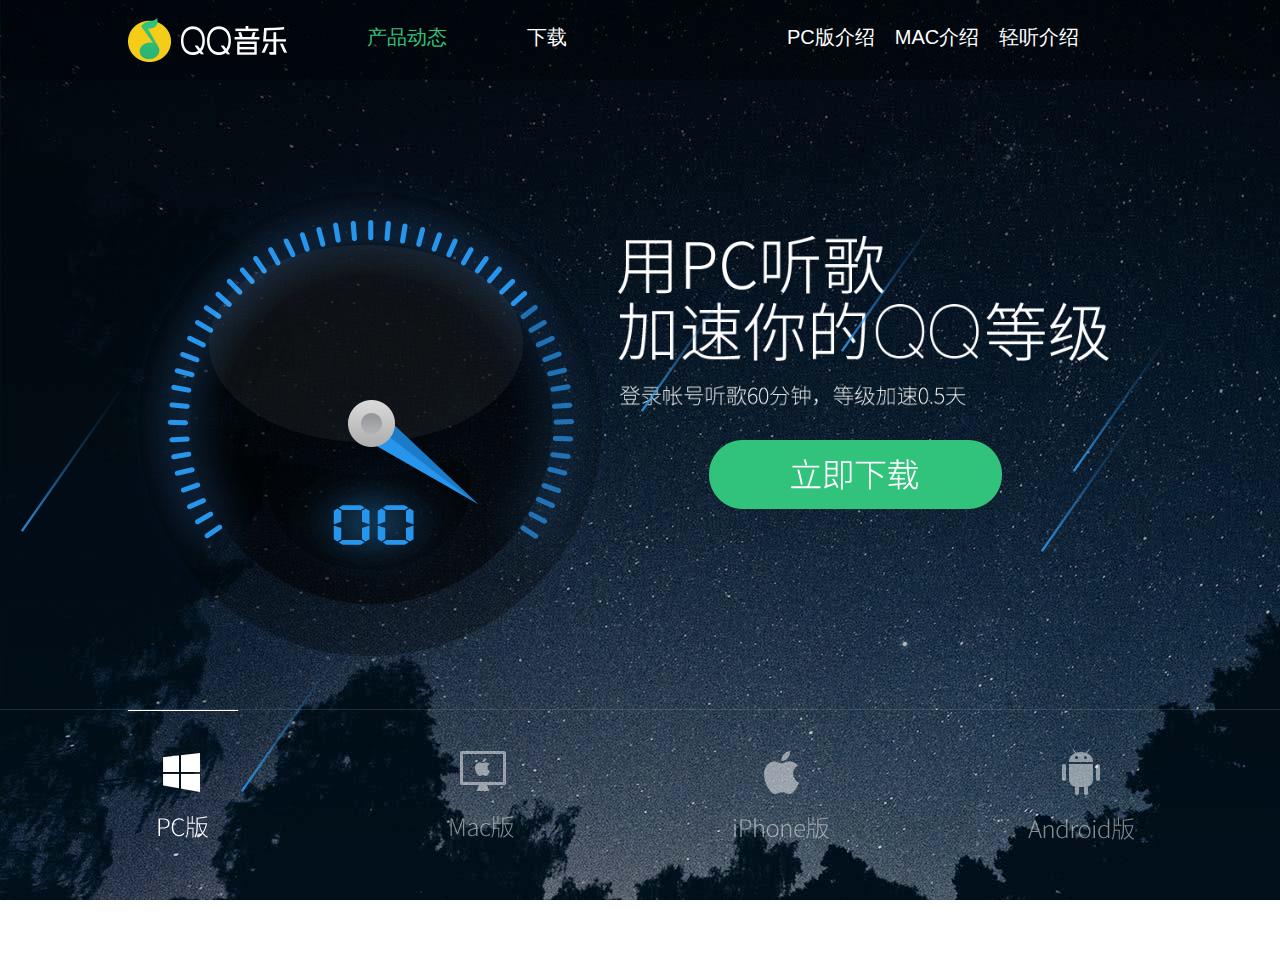
<file: download.html>
<!-- FD:83:homeproxy/home/startup.vm:START --><!-- FD:83:homeproxy/home/startup.vm:634:startup.schema:startup-头部页面描述:START --><!DOCTYPE html>
<html lang="en">
<head>
    <meta charset="UTF-8">
    <meta http-equiv="X-UA-Compatible" content="IE=edge" />
    <meta name="baidu-site-verification" content="OyUb4RVdSe" />
    <meta name="renderer" content="webkit" />
    <title>QQ音乐下载页</title>
 	<link rel="icon" href="img/logo/favicon-20180629082227958.ico" type="image/x-icon">
	<link rel="stylesheet" href="css/down.css">
	<link rel="stylesheet" href="css/base.css">
</head>
<body>
    <div id="star">
        <div class="star star1"></div>
        <div class="star star2"></div>
        <div class="star star3"></div>
        <div class="star star4"></div>
        <div class="star star5"></div>
        <div class="star star6"></div>
    </div>
    <div id="nav">
        <div class="nav_body">
            <ul>
                <li><div id="nav_logo"></div></li>
                <li class="nav_product nav_active">产品动态</li>
                <li  class="nav_down">下载</li>
                <li  class="nav_int">PC版介绍</li>
                <li  class="nav_int">MAC介绍</li>
                <li  class="nav_int">轻听介绍</li>
            </ul>
        </div>
    </div>
    <div id="bj">
        <div class="bj_pc"></div>
        <div class="bj_mac box_hidden"></div>
        <div class="bj_iphone box_hidden"></div>
        <div class="bj_android box_hidden"></div>
    </div>
    <div class="bj_mask"></div>
    <div class="container">
        <div class="con_box1 con_box">
            <div class="watch">
                <div class="watch_hand"></div>
                <div class="watch_num1"></div>
                <div class="watch_num2"></div>
            </div>
            <div class="con_title title1">    
            </div>
            <a href="#" class="con_load"></a>
        </div>
        <div class="con_box box_hidden con_box2">
            <div class="con_title title2"> </div>
            <a href="#" class="con_load"></a>
        </div>
        <div class="con_box box_hidden con_box3">
            <div class="con_title title3"> </div>
            <a href="#" class="con_load"></a>
        </div>
        <div class="con_box box_hidden con_box4">
            <div class="con_title title4"> </div>
            <a href="#" class="con_load"></a>
        </div>
    </div>
    <div id="footer">
        <div class="footer_hr"></div>
        <ul class="foot_list">
            <li class="footer_pc footer_hover"></li>
            <li class="footer_mac"></li>
            <li class="footer_iphone"></li>
            <li class="footer_android"></li>
        </ul>
    </div>
    <script src="js/jquery-1.11.3.js"></script>
    <script src="js/down.js"></script>
</body>
</html><!-- FD:83:homeproxy/home/startup.vm:634:startup.schema:startup-头部页面描述:END --><!-- FD:83:homeproxy/home/startup.vm:END -->
</file>
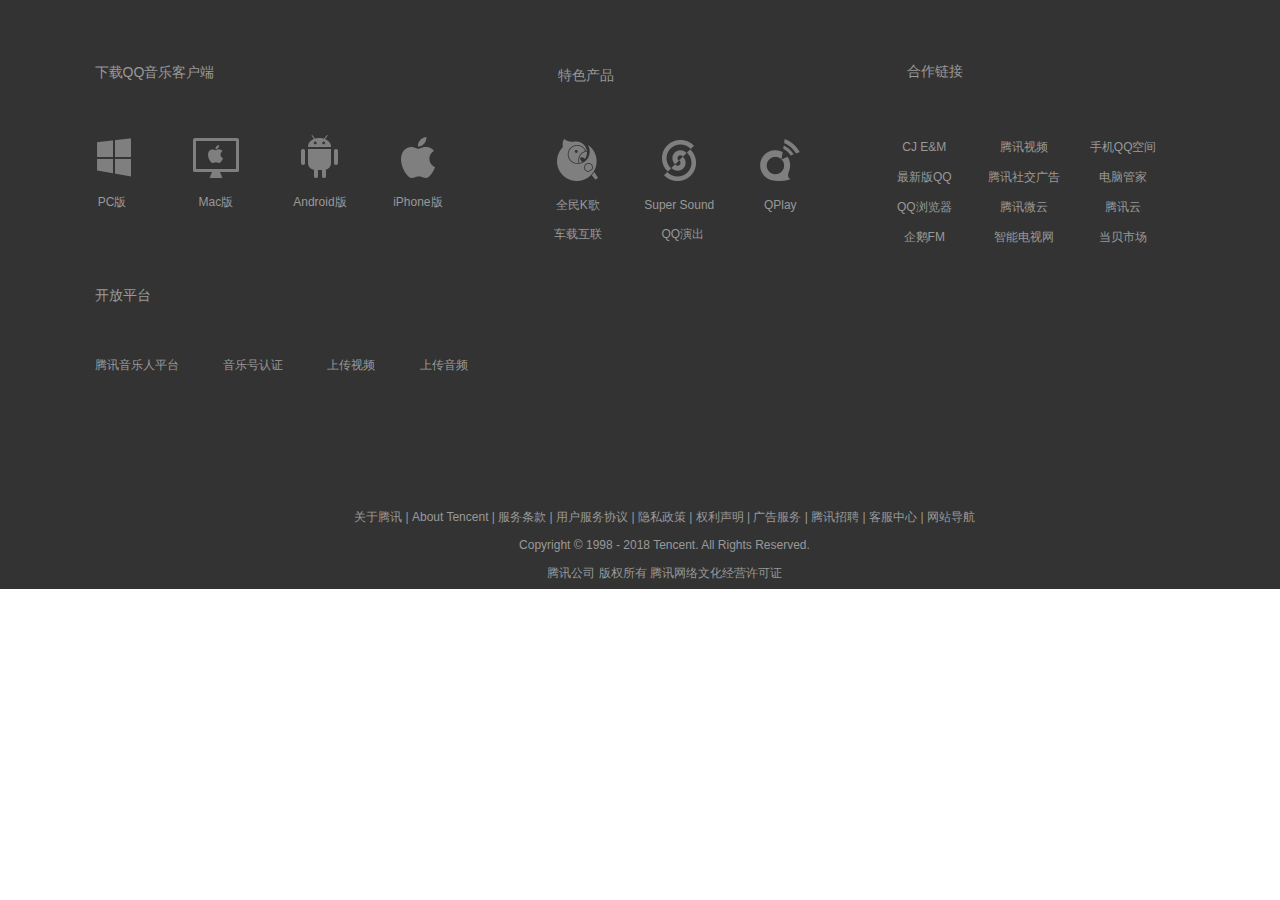
<file: footer.html>
<!DOCTYPE html>
<html lang="en">
<head>
    <meta charset="UTF-8">
    <meta name="viewport" content="width=device-width, initial-scale=1.0">
    <meta http-equiv="X-UA-Compatible" content="ie=edge">
    <link rel="stylesheet" href="css\base.css">
    <link rel="stylesheet" href="css\footer.css">
    <title>Document</title>
</head>
<body>
    <div class="footer" role="footer">
        <div class="section_inner">
            <div class="footer_info">
                <div class="footer_download">
                    <h3 class="footer_tit">下载QQ音乐客户端</h3>
                    <ul class="footer_download_list">
                        <li class="footer_download_list__item"><a href="//y.qq.com/download/" class="js_footer_down" data-type="pc" data-stat="y_new.footer.download.pc"><i class="icon_qm_pc"></i>PC版</a></li>
                        <li class="footer_download_list__item"><a href="//y.qq.com/download/" class="js_footer_down" data-type="mac" data-stat="y_new.footer.download.mac"><i class="icon_qm_mac"></i>Mac版</a></li>
                        <li class="footer_download_list__item"><a href="//y.qq.com/download/" class="js_footer_down" data-type="andriod" data-stat="y_new.footer.download.andriod"><i class="icon_qm_android"></i>Android版</a></li>
                        <li class="footer_download_list__item"><a href="//y.qq.com/download/" class="js_footer_down" data-type="iphone" data-stat="y_new.footer.download.iphone"><i class="icon_qm_iphone"></i>iPhone版</a></li>
                    </ul>
                </div>
    
                <div class="footer_product">
                    <h3 class="footer_tit">特色产品</h3>
                    <ul class="footer_product_list">
                        <li class="footer_product_list__item footer_product_list__item--pic"><a href="http://kg.qq.com/?pgv_ref=qqmusic.y.topmenu" rel="noopener" target="_blank" class="js_other_link" data-stat="y_new.footer.other_music.k"><i class="icon_qm_kg"></i>全民K歌</a></li>
                        <li class="footer_product_list__item footer_product_list__item--pic"><a href="http://y.qq.com/vip/voice_intro/index.html" rel="noopener" target="_blank" class="js_other_link" data-stat="y_new.footer.other_music.supersound"><i class="icon_qm_ss"></i>Super Sound</a></li>
                        <li class="footer_product_list__item footer_product_list__item--pic"><a href="http://y.qq.com/y/static/down/qplay.html?pgv_ref=qqmusic.y.topmenu" rel="noopener" target="_blank" class="js_other_link" data-stat="y_new.footer.other_music.qplay"><i class="icon_qm_qp"></i>QPlay</a></li>
                        <li class="footer_product_list__item other_li"><a href="http://y.qq.com/y/static/down/car_introduce.html" rel="noopener" target="_blank" class="js_other_link" data-stat="y_new.footer.other_music.car_play" >车载互联</a></li>
                        <li class="footer_product_list__item other_li"><a href="http://y.qq.com/yanchu/?pgv_ref=qqmusic.y.topmenu" rel="noopener" target="_blank" class="js_other_link" data-stat="y_new.footer.other_music.yanchu" >QQ演出</a></li>
                    </ul>
                </div>
    
                <div class="footer_link">
                    <h3 class="footer_tit">合作链接</h3>
                    <!-- 显示全部 footer_link_list--show -->
                    <ul class="footer_link_list">
                        <li class="footer_link_list__item"><a href="//y.qq.com/portal/company_detail.html?id=297" rel="noopener" target="_blank" class="js_other_link" data-stat="y_new.footer.other_link">CJ E&amp;M</a></li>
                        <li class="footer_link_list__item"><a href="http://v.qq.com/" rel="noopener" target="_blank" class="js_other_link" data-stat="y_new.footer.other_link">腾讯视频</a></li>
                        <li class="footer_link_list__item"><a href="http://z.qzone.com/" rel="noopener" target="_blank" class="js_other_link" data-stat="y_new.footer.other_link">手机QQ空间</a></li>
                        <li class="footer_link_list__item"><a href="http://im.qq.com/" rel="noopener" target="_blank" class="js_other_link" data-stat="y_new.footer.other_link">最新版QQ</a></li>
                        <li class="footer_link_list__item"><a href="http://e.qq.com/index.shtml" rel="noopener" target="_blank" class="js_other_link" data-stat="y_new.footer.other_link">腾讯社交广告</a></li>
                        <li class="footer_link_list__item"><a href="http://guanjia.qq.com/" rel="noopener" target="_blank" class="js_other_link" data-stat="y_new.footer.other_link">电脑管家</a></li>
                        <li class="footer_link_list__item"><a href="http://browser.qq.com/" rel="noopener" target="_blank" class="js_other_link" data-stat="y_new.footer.other_link">QQ浏览器</a></li>
                        <li class="footer_link_list__item"><a href="http://www.weiyun.com/" rel="noopener" target="_blank" class="js_other_link" data-stat="y_new.footer.other_link">腾讯微云</a></li>
                        <li class="footer_link_list__item"><a href="https://cloud.tencent.com/?fromSource=gwzcw.756433.756433.756433" rel="noopener" target="_blank" class="js_other_link" data-stat="y_new.footer.other_link">腾讯云</a></li>
                        <li class="footer_link_list__item"><a href="http://fm.qq.com/" rel="noopener" target="_blank" class="js_other_link" data-stat="y_new.footer.other_link">企鹅FM</a></li>
                        <li class="footer_link_list__item"><a href="http://www.znds.com/" rel="noopener" target="_blank" class="js_other_link" data-stat="y_new.footer.other_link">智能电视网</a></li>
                        <li class="footer_link_list__item"><a href="http://www.dangbei.com/" rel="noopener" target="_blank" class="js_other_link" data-stat="y_new.footer.other_link">当贝市场</a></li>
                        <!--li class="footer_link_list__item js_last" style="display:none;"><a href="http://fm.qq.com/" rel="noopener" target="_blank" class="js_other_link" data-stat="y_new.footer.other_link">企鹅FM</a></li>
                        <li class="footer_link_list__item"><a href="javascript:;" class="js_footer_more">更多</a></li>
                        <li class="footer_link_list__item footer_link_list__item--more"><a href="https://cloud.tencent.com/?fromSource=gwzcw.756433.756433.756433" rel="noopener" target="_blank" class="js_other_link" data-stat="y_new.footer.other_link">腾讯云</a></li-->
                    </ul>
                </div>
                <div class="footer_platform">
                        <h3 class="footer_tit">开放平台</h3>
                        <ul class="footer_platform_list">
                            <li class="footer_platform_list__item"><a href="http://y.tencentmusic.com/" target="_blank" class="js_other_link" data-stat="y_new.footer.other_music.tme">腾讯音乐人平台</a></li>
                            <li class="footer_platform_list__item"><a href="//y.qq.com/vip/daren_recruit/apply.html" target="_blank" class="js_other_link" data-stat="y_new.footer.other_music.daren_recruit">音乐号认证</a></li>
                            <li class="footer_platform_list__item"><a href="//y.qq.com/portal/mv/mv_upload.html" target="_blank" class="js_other_link" data-stat="y_new.footer.other_music.ugc">上传视频</a></li>
                            <li class="footer_platform_list__item"><a href="http://y.qq.com/cp/homepage.html#/home" target="_blank" class="js_other_link" data-stat="y_new.footer.other_music.cp">上传音频</a></li>
                            
                            
                        </ul>
                    </div>
            </div>
            <div class="footer_copyright">
            
                <p>
                    <a href="http://www.tencent.com/" rel="noopener nofollow" target="_blank" title="关于腾讯">关于腾讯</a> | 
                    <a href="http://www.tencent.com/index_e.shtml" rel="noopener nofollow" target="_blank" title="About Tencent">About Tencent</a> | 
                    <a href="http://www.qq.com/contract.shtml" rel="noopener nofollow" target="_blank" title="服务条款">服务条款</a> | 
                    <a href="http://y.qq.com/y/static/tips/service_tips.html" rel="noopener nofollow" target="_blank" title="用户服务协议">用户服务协议</a> | 
                    <a href="http://www.qq.com/privacy.htm" rel="noopener nofollow" target="_blank" title="隐私政策">隐私政策</a> | 
                    <a href="https://y.qq.com/vip/right_declare/index.html" rel="noopener nofollow" target="_blank" title="权利声明">权利声明</a> | 
                    <a href="http://www.tencentmind.com/" rel="noopener nofollow" target="_blank" title="广告服务">广告服务</a> | 
                    <a href="http://hr.tencent.com/" rel="noopener nofollow" target="_blank" title="腾讯招聘">腾讯招聘</a> | 
                    <a href="http://service.qq.com/" rel="noopener nofollow" target="_blank" title="客服中心">客服中心</a> | 
                    <a href="http://www.qq.com/map/" rel="noopener nofollow" target="_blank" title="网站导航">网站导航</a>
                </p>
                <p>Copyright © 1998 - 2018 Tencent. <a target="_blank" href="http://www.tencent.com/en-us/le/copyrightstatement.shtml" rel="noopener nofollow" title="All Rights Reserved.">All Rights Reserved.</a></p>
                <p>腾讯公司 <a target="_blank" href="http://www.tencent.com/zh-cn/le/copyrightstatement.shtml" rel="noopener nofollow" title="版权所有">版权所有</a> <a target="_blank" href="http://www.tencent.com/law/mo_law.shtml?/law/copyright.htm" rel="noopener nofollow" title="腾讯网络文化经营许可证">腾讯网络文化经营许可证</a></p>
            </div>
        </div>
    </div>
</body>
</html>
</file>
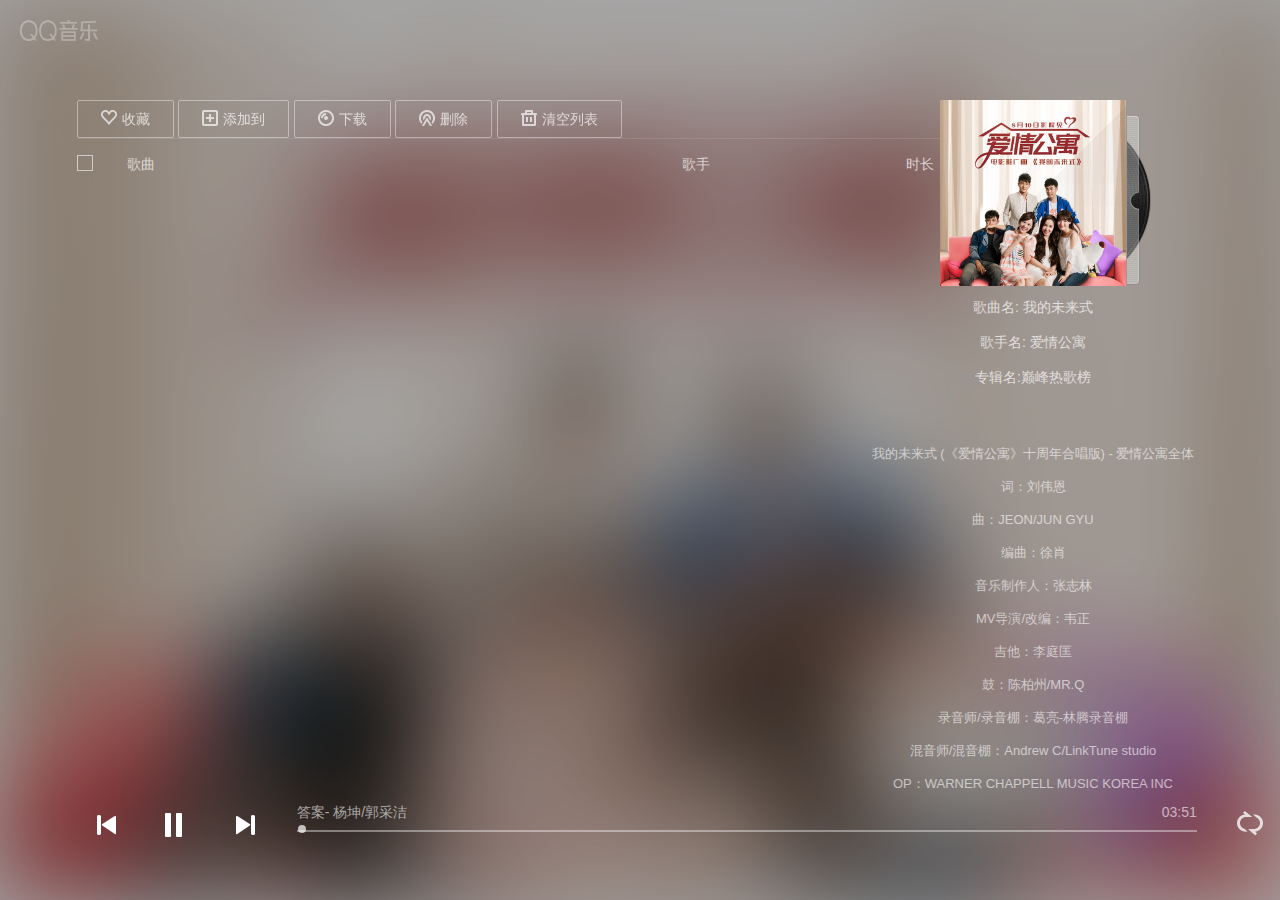
<file: playMusic.html>
<!DOCTYPE html>
<html lang="en">
<head>
    <meta charset="UTF-8">
    <meta name="viewport" content="width=device-width, initial-scale=1.0">
    <meta http-equiv="X-UA-Compatible" content="ie=edge">
    <title>正在播放...</title>
    <link rel="stylesheet" href="css/playMusic.css">
    <link rel="stylesheet" href="css/base.css">
 	<link rel="icon" href="img/logo/favicon-20180629082227958.ico" type="image/x-icon">
   <style>
       .player_body>.song_text{
    width:340px;
    height:400px;
}
   </style>
</head>
<body  scroll="no">
    <div class="top_icon"><img src="img/myMusic/title.png" alt=""></div>
    <img class="play_mask_img" src="img/myMusic/017.jpg">
    <div class="play_mask"></div>
    <div class="player_body">
        <div class="player_bd">
            <div class="toolbar">
                <a href="javascript:;" class="mod_btn like"><i class="icon_like"></i>收藏</a>
                <a href="javascript:;" class="mod_btn add"><i class="icon_add"></i>添加到</a>
                <a href="javascript:;" class="mod_btn download"><i class="icon_down"></i>下载</a>
                <a href="javascript:;" class="mod_btn delete"><i class="icon_delete"></i>删除</a>
				<a href="javascript:;" class="mod_btn clear"><i class="icon_clear"></i>清空列表</a>
            </div>
            <div id="songList">
                <div class="song_list">
                    <ul class="song_title">
                        <li class="songlist_edit sprite">
                            <a class="songlist_checkbox js_check_all"></a>
                        </li>
                        <li class="songlist_header_name">歌曲</li>
                        <li class="songlist_header_author">歌手</li>
                        <li class="songlist_header_time">时长</li>
                    </ul>
                    <ul class="songlist_list">
                        <!-- <li>
                            <div>
                                <div class="songlist_show">
                                    <a class="songlist_checkbox js_check_all"></a>
                                    <a class="list_number">1</a>
                                </div>
                                <div class="songlist_list_name">歌曲</div>
                                <div class="songlist_list_author">歌手</div>
                                <div class="songlist_list_time">时长</div>
                            </div>
                        </li>  -->
                    </ul>
                </div>
            </div>
            <div class="song_pic">
                <div class="song_pic_a">
                    <img src="img/myMusic/017.jpg" id="song_pic_img" alt="">
                    <div class="song_pic_bg"></div>
                </div>
                <div class="song_pic_div" id="song_pic_title">歌曲名: 我的未来式</div>
                <div class="song_pic_div" id="song_pic_singer">歌手名: 爱情公寓</div>
                <div class="song_pic_div" >专辑名:巅峰热歌榜</div>
            </div>
            <div class="song_lrc">
                <div class="qrc_ctn" id="qrc_ctn" data-mod="1" style="transition:all 0.1s ease-out">
                    <p data-id="line_null">&nbsp;</p>
                    <p data-id=0 class="">我的未来式 (《爱情公寓》十周年合唱版) - 爱情公寓全体</p>
                    <p data-id=1>词：刘伟恩</p>
                    <p data-id=2>曲：JEON/JUN GYU</p>
                    <p data-id=3>编曲：徐肖</p>
                    <p data-id=4>音乐制作人：张志林</p>
                    <p data-id=5 class="">MV导演/改编：韦正</p>
                    <p data-id=6>吉他：李庭匡</p>
                    <p data-id=7>鼓：陈柏州/MR.Q</p>
                    <p data-id=8 class="">录音师/录音棚：葛亮-林腾录音棚</p>
                    <p data-id=9>混音师/混音棚：Andrew C/LinkTune studio</p>
                    <p data-id=10>OP：WARNER CHAPPELL MUSIC KOREA INC</p>
                    <p data-id=11 class="">SP：Warner/Chappell Music Publishing Agency (Beijing) Ltd.</p>
                    <p data-id=12 class="">脱下鞋子跳舞</p>
                    <p data-id=13 class="">赤着脚太空漫步</p>
                    <p data-id=14 class="">我笑了你还装酷</p>
                    <p data-id=15 class="">阳光晒过的路</p>
                    <p data-id=16 class="">正好是年轻的温度</p>
                    <p data-id=17>温暖舒服</p>
                    <p data-id=18 class="">吵醒了闹区的树木</p>
                    <p data-id=19 class="">吸一口纯氧就漂浮</p>
                    <p data-id=20 class="">蓝色背景下我练习飞行的角度</p>
                    <p data-id=21 class="on">保持我的态度</p>
                    <p data-id=22>我的未来式 由我做主</p>
                    <p data-id=23>跳整天的舞 玩耍整片荧幕</p>
                    <p data-id=24>不断电的梦 直线加速</p>
                    <p data-id=25>奔跑在我画的地图</p>
                    <p data-id=26>谢谢你对我微笑</p>
                    <p data-id=27>十年相伴 这一路</p>
                    <p data-id=28>每一步 每一步</p>
                    <p data-id=29>我的未来式 由我做主</p>
                    <p data-id=30>每一个动作 我都完整投入</p>
                    <p data-id=31>不断电的你 陪我加速</p>
                    <p data-id=32>奔跑在我们的领土</p>
                    <p data-id=33>我的未来式 由我做主</p>
                    <p data-id=34>每一个动作 我都完整投入</p>
                    <p data-id=35>不断电的你 陪我加速</p>
                    <p data-id=36>奔跑在我们的领土</p>
                </div>
            </div>
            <div class="song_ctrl">
                <a class="song_prev"></a>
                <a class="song_play js_play"></a>
                <a class="song_next"></a>
                <div class="song_text">
                    <a class="song_text_song">答案</a>
                      - 
                    <a class="song_text_singer">杨坤/郭采洁</a>
                    <a class="song_text_time">03:51</a>
                </div>
                <div class="player_progress" id="progress">
                    <div class="player_progress_inner" id="spanplayer_bgbar">
                        <div class="player_progress_play" style="width: 82%;" id="spanplaybar"><i class="player_progress_dot" id="spanprogress_op"></i></div>
                    </div>
                </div>
                <div class="song_ctrl_btn">
                    <a class="btn_style"></a>
                    <a class="btn_unlike js_like"></a>
                    <a class="btn_down"></a>
                    <a class="btn_danmu">
                        <span class="btn_danmuu_number">
                            365
                        </span>
                    </a>
                    <a class="btn_close js_only"></a>
                    <a class="btn_voice js_voice"></a>
                    <a class="btn_voice_width">
                        <a class="btn_voice_dotted"></a>
                    </a>
                </div>
            </div>
        </div>
    </div>
    <script src="js/jquery-1.11.3.js"></script>
    <script src="js/playMusic.js"></script>
    <script src="js/common.js"></script>
</body>
</html>
</file>
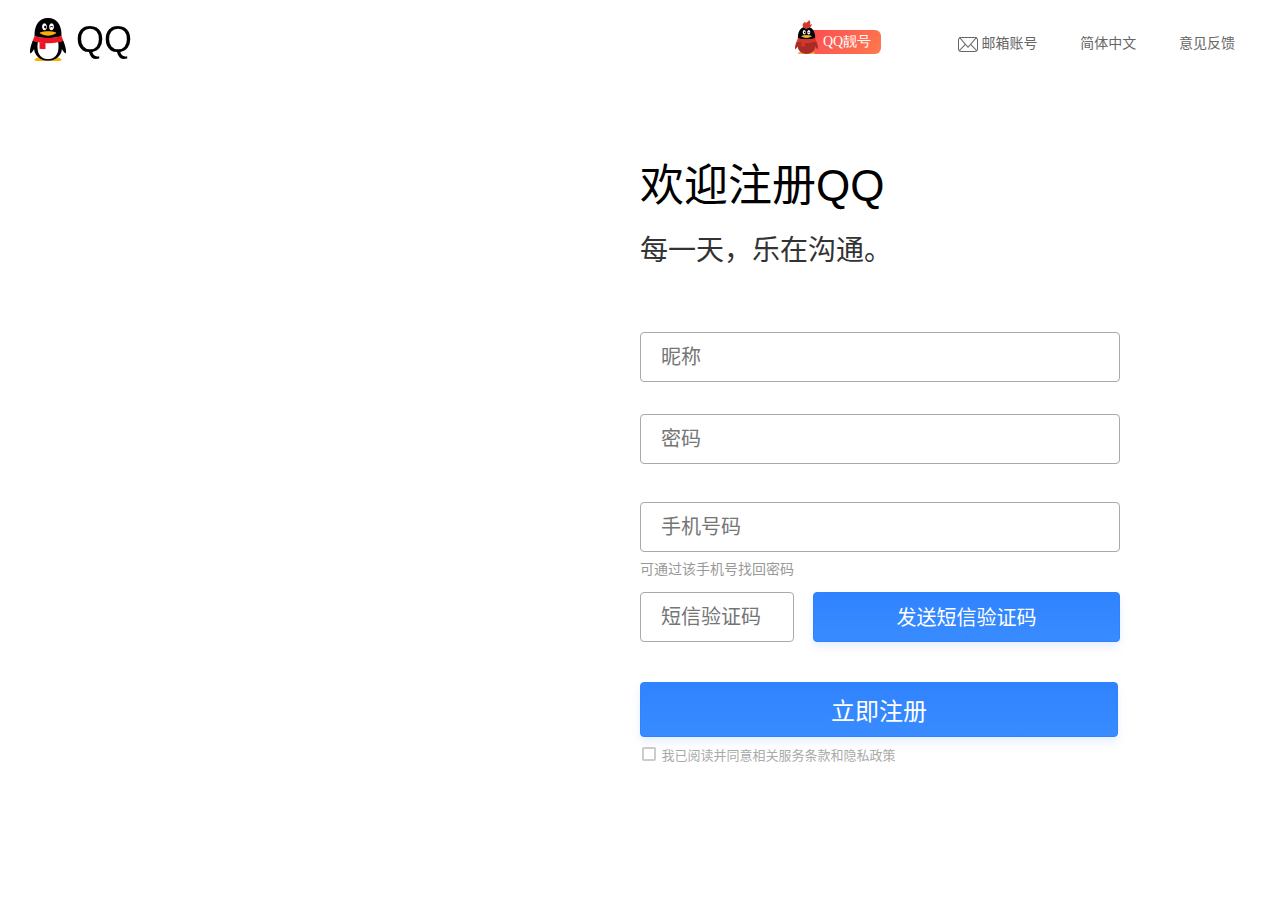
<file: reg.html>
<!DOCTYPE html>
<html lang="en">
<head>
    <meta charset="UTF-8">
    <meta name="viewport" content="width=device-width, initial-scale=1.0">
    <meta http-equiv="X-UA-Compatible" content="ie=edge">
    <link rel="stylesheet" href="css/base.css">    
    <link rel="stylesheet" href="css/reg.css">    
    <link rel="icon" href="img/logo/favicon-20180629082227958.ico" type="image/x-icon">
    <title>QQ注册</title>
</head>
<body>
    <div class="logo">QQ</div>
    <div class="side"></div>
    <ul class="top_ul">
            <li class="qqlh"><img src="img/reg/logo3.png" alt=""><div>QQ靓号</div></li>
            <li class="qqyx li1"><img src="img/reg/mail-entry.png" alt=""> 邮箱账号</li>
            <li class="ziti li1">简体中文</li>
            <li class="yijian li1">意见反馈</li>
        </ul>
    <div class="side_right">
        <div class="reg_body">
                <div class="welcome">欢迎注册QQ</div>  
                <div class="reg_tit">每一天，乐在沟通。</div>    
                <div class="reg_n ">
                        <input type="text" class="reg_input input_uname" placeholder="昵称"> 
                        <div class="error-tips">昵称不可以为空</div>
                        <div class="error-tips">不能超过12个字符</div>
                        <div class="input_img"></div>
                </div>
                <div class="reg_p ">
                        <input type="password" class="reg_input input_upwd" placeholder="密码"> 
                        <div class="error-tips">密码不能为空</div>
                        <div class="error-tips">密码长度为8-16位</div>
                        <div class="error-tips">密码至少包含1个字母和文字</div>
                        <div class="input_img"></div>
                </div>
                <div class="req_ph">
                        <input type="text" class="reg_input input_phone" placeholder="手机号码"> 
                        <div class="error-tips">请输入正确的手机号</div>
                        <div class="input_img"></div>
                        <div class="input-tips" data-bind="">可通过该手机号找回密码</div>
                </div>
                <div class="req_ph_i">
                    <input type="text" class="reg_input code" placeholder="短信验证码">
                    <a href="#" class="send_code">发送短信验证码</a>
                </div>
                <div>
                    <input type="submit" value="立即注册" class="submit" id="submit">
                </div>
                <label class="tiaokuan" for="tk_img"> 
                    <img src="img/reg/checkbox_normal.png" alt="" class="tk_img" id="tk_img">
                        我已阅读并同意相关服务条款和隐私政策
                </label>
        </div>
    </div>
    <script src="js/jquery-1.11.3.js"></script>
    <script src="js/reg.js"></script>
</body>
</html>
</file>
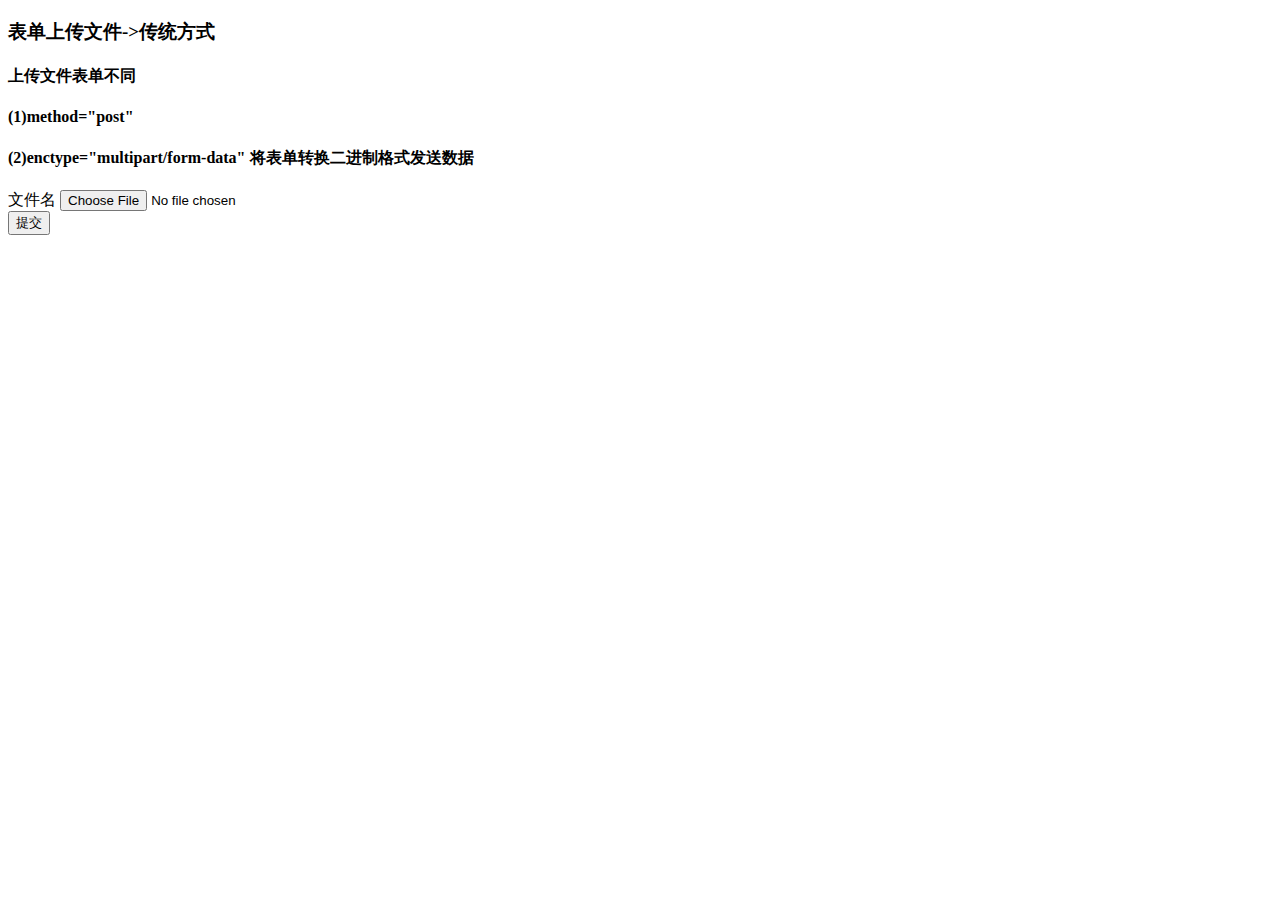
<file: data/upload/upload.html>
<!DOCTYPE html>
<html lang="en">
<head>
    <meta charset="UTF-8">
    <title>Title</title>
</head>
<body>
     <h3>表单上传文件->传统方式</h3>
     <h4>上传文件表单不同</h4>
     <h4>(1)method="post"</h4>
     <h4>(2)enctype="multipart/form-data" 将表单转换二进制格式发送数据</h4>
     <form action="upload.php" method="post" enctype="multipart/form-data">
         <label for="mypic">文件名</label>
         <input type="file" name="mypic" id="mypic"/> <br>
         <input type="submit" value="提交">
     </form>
</body>
</html>
</file>
<file: css/down.css>
@keyframes star{
    0%{opacity:0;transform:translate(216px,-304px)}
    12%{opacity:1;transform:translate(108px,-152px)}
    100%,24%{opacity:0;transform:translate(0,0)}
}
@keyframes watch_hand{
    0% {
        transform: rotate(-252deg);
    }
    70% {
        transform: rotate(3deg);
    }
    80% {
        transform: rotate(-2deg);
    }
    90% {
        transform: rotate(1deg);
    }
    100% {
        transform: rotate(0);
    }
}
@keyframes watch_num1{
    0%{background-position:0 0}
    100%{background-position:0 -300px}
}
@keyframes watch_num2{
    0%{background-position:0 0}
    100%{background-position:0 -500px}
}
body{
    height:974px;
    overflow-x: hidden;
}
#nav{
    position: absolute;
    top: 0;
    left: 0;
    width: 100%;
    height: 80px;
    background: rgba(0,0,0,.3);
    overflow: hidden;
    z-index: 3;
}
.nav_body{
    width:1024px;
    height:80px;
    margin:auto;
    padding-top: 17px;
}
#nav_logo{
    width:159px;
    height:46px;
    float:left;
    margin-right:80px;
    background-image: url("../img/logo/logo.png");
    background-size: 100%;
}
#nav_logo:hover{
    cursor:pointer;
}
.nav_product,.nav_down{
    margin-right:50px;
    font-size: 20px;
    color: #fff;
    margin-right: 80px;
    line-height: 40px;
    float:left;
}
.nav_active{
    color:#31c27c;
}
.nav_product:hover,.nav_down:hover{
    cursor:pointer;
}
.nav_down{
    margin-right: 210px;
}
.nav_int{
    margin:0 10px;
    float:left;
    font-size: 20px;
    color: #fff;
    line-height: 40px;
}
.nav_int{
    cursor:pointer;
}
/* 身体 */
.container{
    height:100%;
    width:100%;
}
#bj{
    width: 100%;
    height:100%;
    position: absolute;
}
#bj>div{
    width:100%;
    height:100%;
}
.bj_pc{
    background-image: url("../img/bj/bj.jpg");
}
.bj_mac{
    background-image: url("../img/bj/banner_mac.jpg");
}
.bj_iphone{
    background-image: url("../img/bj/iphone_play_1.jpg");
    transition: all 0.5s linear;
}
.bj_android{
    background-image: url("../img/bj/banner_android.jpg");
}
.bj_mask{
    background-color:#000;
    z-index:2;
    width:100%;
    height:100%;
    position:absolute;
    opacity:0;
}
.con_box{
    width:1024px;
    height:600px;
    margin:auto;
    position:relative;
    top: 150px;
    z-index:10;
}

.box_hidden{
    display:none;
}
.watch{
    position: absolute;
    top: 30px;
    width: 476px;
    height: 478px;
    background: url("../img/down/watch_bg.png") 0 0 no-repeat;
}
.watch_hand{
    position: absolute;
    top: 220px;
    left: 220px;
    width: 131px;
    height: 105px;
    background-image: url(../img/down/img_index.png);
    background-position: -448px -824px;
    transform-origin: 24px 24px;
    animation: watch_hand 2s ease-in-out  both;
}
.watch_num1 {
    position: absolute;
    top: 320px;
    left: 204px;
    width: 40px;
    height: 50px;
    background-image: url(../img/down/watch_numb.png);
    animation: watch_num1 1.5s  steps(6) both;
    
}
.watch_num2 {
    position: absolute;
    top: 320px;
    left: 248px;
    width: 40px;
    height: 50px;
    background-image: url(../img/down/watch_numb.png);
    background-position: 0 -500px;
    animation: watch_num2 0.5s steps(10) 3;
}
.con_title{
    position: absolute;
    top: 70px;
    right:0px;
    text-indent: -99em;
    overflow: hidden;
    background-image: url(../img/down/img_index.png);
    z-index: 3;
    transform: scale(0.85);
}
.title1{
    width: 578px;
    height: 214px;
    background-position: 0 0;
}
.title2{
    width: 623px;
    height: 145px;
    right:-60px;
    background-position: -580px 0;
}
.title3{
    width: 370px;
    height: 159px;
    right:110px;
    background-position: 0 -664px;
}
.title4{
    width: 520px;
    height: 149px;
    background-position: -556px -361px;
}
.con_load{
    position: absolute;
    top: 290px;
    right:150px;
    width: 293px;
    height: 69px;
    text-indent: -99em;
    overflow: hidden;
    z-index: 9;
    background-image: url(../img/down/img_index.png);
    background-position: -372px -735px;
}
/* 星星 */
.star{
    position: absolute;
    width:108px;
    height:152px;
    background-image: url("../img/down/star.png");
    animation: star 4.5s both infinite linear;
    z-index:11;
}
.star1{
    top:380px;
    left:20px;
    animation-delay: 3s;
}
.star2{
    top:320px;
    right:100px;
    animation-delay: 1s;
}
.star3{
    top:260px;
    left:50%;
    animation-delay: 1.4s;
}
.star4{
    top:200px;
    left: 50%;
    margin-left:200px;
    animation-delay: 2s;
}
.star5{
    top: 640px;
    left: 50%;
    margin-left: -400px;
    animation-delay: 3s;
}
.star6{
    top: 400px;
    left: 50%;
    animation-delay: 4s;
    margin-left: 400px;
}
/* 尾部 */
#footer{
    width:100%;
    height:190px;
    position:absolute;
    bottom:0px;
    z-index:100;
}

.footer_hr{
    position: absolute;
    bottom:190px;
    left: 0;
    width: 100%;
    height: 1px;
    background-color: #fff;
    opacity: 0.12;
    filter: alpha(opacity=12);
    overflow: hidden;
}
.foot_list{
    width:1024px;
    height:189px;
    margin:auto;
}
.foot_list>li{
    display: inline-block;
    width: 110px;
    height:170px;
    padding-bottom:19px;
    margin-right:185px;
    background-image: url("../img/down/img_index.png");
    opacity: 0.5;
}
.foot_list>li:hover,.foot_list>.footer_hover{
    opacity: 1;
    cursor:pointer;
    border-top:1px solid #fff;
}
.foot_list>.footer_android{
    margin-right:0px;
}
.footer_pc{
    background-position: -336px -824px;
}
.footer_iphone{
    background-position: -112px -824px;
}
.footer_mac{
    background-position:  -224px -824px;
}
.footer_android{
    background-position:  0 -824px;
}
</file>
<file: css/base.css>
body,div,dl,dt,dd,ul,ol,li,h1,h2,h3,h4,h5,h6,pre,code,form,fieldset,legend,input,textarea,p,blockquote,th,td{margin:0;padding:0;}
table{border-collapse:collapse;border-spacing:0;}
fieldset,img{border:0;}
li{list-style:none;}
input[type=radio]{cursor: pointer}
input[type=checkbox]{cursor: pointer}
*{
    box-sizing: border-box;
    font-family:poppin,Tahoma,Arial,\5FAE\8F6F\96C5\9ED1,sans-serif;
}
a{  text-decoration:none;
    font-size:15px;
    color:#000;
}
body{

    -webkit-user-select: none;
    
      -moz-user-select: none;
    
      -ms-user-select: none;
    
      user-select: none; 
    
    }
</file>
<file: css/playMusic.css>
.top_icon{
    width: 78px;
    height: 21px;
    position:absolute;
    left: 20px;
    top: 20px;
    z-index:100;
}
.top_icon>img{
    width:78px;
    height: 21px;
    opacity: .3;
}
.top_icon>img:hover{
    opacity: 1;
    cursor:pointer;
}
.play_mask{
    width: 100%;
    height:100%;
    position: absolute;
    top: 0;
    left: 0;
    background-color: rgba(0,0,0,.35);
}
.play_mask_img{
    width:100%;
    height:100%;
    position: absolute;
    top: 0;
    left: 0;
    filter: blur(50px);
}
.player_body{
    position: absolute;
    top: 0;
    left: 0;
    width:100%;
    height:100%;
}
.player_bd{
    width:1400px;
    height:97%;
    
    display:inline-block;
    padding-top:100px;
}
.toolbar{
    width:747px;
    height:38px;
    display:inline-block;
}
.toolbar>a{
    text-align: center;
    display: inline-block;
    height: 38px;
    line-height:36px;
    font-size:14px;
    color:#fff;
    padding-left:23px;
    padding-right:23px;
    border:1px solid rgba(255,255,255,0.6);
    border-radius: 2px;
    opacity: 0.68;
}
.toolbar>a>i{
    display: inline-block;
    width: 16px;
    height: 16px;
    background-image: url("../img/logo/icon_sprite.png");
    position:relative;
    margin-right:5px; 
    top:2px;
}
.toolbar>a:hover{
    opacity: 1;
    border:1px solid rgba(255,255,255,1);
}
.icon_like{
    background-position: -60px -20px;
}
.icon_add{
    background-position: -20px -20px;
}
.icon_down{
    background-position: -40px -20px;
}
.icon_delete{
    background-position: -80px -20px;
}
.icon_clear{
    background-position: -100px -20px;
}   
.song_list{
    width:1000px;
    height:660px;
    overflow-y:scroll;
    overflow-x: hidden;
}
.song_title{
    width:100%;
    height:50px;
    border-top:1px solid rgba(255,255,255,0.1);
}
.song_title>li{
    display: inline-block;
    line-height: 50px;
    font-size:14px;
    color:rgba(255,255,255,0.7);
}
.songlist_edit{
    width: 16px;
    height:16px;
    margin-right:30px;
}
.songlist_checkbox{
    width: 16px;
    height:16px;
    display: inline-block;
    border:1px solid rgba(255,255,255,0.6);
    background:transparent;
    position:relative;
    top:2px;
}
.songlist_checkbox:hover{
    border:1px solid rgba(255,255,255,1);
}
.songlist_header_name,.songlist_list_name{
    height: 50px;
    width:550px;
}
.songlist_header_author,.songlist_list_author{
    height:50px;
    width:220px;
}
.songlist_header_time,.songlist_list_time{
    width:100px;
    height:50px;
}
#songList{
    width:950px;
    height:660px;
    overflow:hidden;
}
.songlist_list{
    width:950px;
    height:1000px;
    position:relative;
}
.songlist_list>li>div>div{
    display: inline-block;
    line-height: 50px;
    font-size:14px;
    color:rgba(255,255,255,0.7);
}
.songlist_list>li{
    display: inline-block;
    border-top:1px solid rgba(255,255,255,0.1);
}
.list_number{
    display: inline-block;
    width:30px;
    height:50px;
    position: absolute;
    right:0px;
    font-family: poppin,Tahoma,Arial,\5FAE\8F6F\96C5\9ED1,sans-serif;
    color:rgba(255,255,255,0.7);
    text-align: right;
    line-height: 50px;
}
.songlist_show>img{
    width:10px;
    height:10px;
}
.nonegif{
    display: none;
}
.songlist_show{
    width:50px;
    height:50px;
    display:inline-block;
    position:relative;
}
/* 右边 */
.song_pic{
    width:340px;
    height:300px;
    position: absolute;
    right:77px;
    top:100px;
}
.song_pic_a{
    width: 186px;
    height:186px;
    margin-left: 77px;
    margin-right:77px;
}
.song_pic_a>img{
    width:186px;
    height:186px;
}
.song_pic_bg{
    width:201px;
    height:180px;
    background-image: url(../img/myMusic/album_cover_player.png);
    position:absolute;
    right:52px;
    top:6px;
}
.song_pic_div{
    margin-top:7px;
    width:100%;
    height:28px;
    text-align: center;
    font-size:14px;
    line-height: 28px;
    color:rgba(255,255,255,0.7);
}
/* 歌词 */
.song_lrc{
    width:340px;
    height:400px;  
    position: absolute;
    right:77px;
    top:400px;
    overflow: hidden;
}
.qrc_ctn{
    width:340px;
    height:450px;
    position: absolute;
}
.qrc_ctn>p{
    display: block;
    text-align: center;
    color:rgba(255,255,255,0.6);
    margin-top:15px;
    font-size:13px;
}
/* 全选 */
.box_click{
    background-image: url("../img/logo/icon_sprite.png");
    background-position: -60px -80px;
    border:1px solid rgba(255,255,255,1);
}
.songlist_list_name:hover{
    color:rgba(255,255,255,1);
    cursor: pointer;
}
/* 播放 */
.song_ctrl{
    width:1600px;
    height:50px;
    position: absolute;
    bottom:50px;
    z-index:100;
    transition: all 0.5s linear;
}
.song_ctrl>a{
    display:inline-block;
    background-image: url("../img/myMusic/player.png");

}
.song_ctrl>a:hover{
    cursor:pointer;
}
.song_prev,.song_next{
    width: 19px;
    height:20px;
    position:relative;
    top:5px;
    margin:10px;
}
.song_prev{
    background-position: 0 -30px;
    left:10px;
}
.song_next{
    background-position: 0 -52px;
    left: 80px;
}
.song_play{
    width: 21px;
    height:29px;
    background-position: -30px 0;
    position:relative;
    left:45px;
}
.song_pause{
    width: 21px;
    height:29px;
    background-position: 0 0;
    position:relative;
    left:45px;
}
.song_text{
    width:900px;
    height:21px;
    position: relative;
    left:220px;
    top:-40px;
    color:rgba(255,255,255,0.6);
    font-size:14px;
}
.song_text>a{
    display:inline-block;
    color:rgba(255,255,255,0.6);
    font-size:14px;
}
.song_text_song:hover,.song_text_singer:hover{
    color:white;
    cursor:pointer;
}
.song_text_song{
    float:left;
}
.song_text_time{
    float:right;
}
.player_progress_inner{
    width:900px;
    height:2px;
    border:1px solid rgba(255,255,255,0.4);
    position: relative;
    left:220px;
    top:-35px;
}
.player_progress_dot{
    border-radius:50px;
    display:inline-block;
    border:4px solid rgba(255,255,255,0.7);
    position:relative;
    top:-12px;
}
.player_progress_dot:hover{
    cursor: pointer;
    border: 5px solid white;
}
.song_ctrl_btn{
    width: 450px;;
    height:50px;
    position:absolute;
    right:0px;
    top:0px;
}
.song_ctrl_btn>a{
    display: inline-block;
    margin:10px;
    background-image: url("../img/myMusic/player.png");
    opacity: 0.8;
}
.song_ctrl_btn>a:hover{
    opacity:1;
    cursor:pointer;
}
.btn_style{
    width:26px;
    height:25px;
    background-position: 0 -205px;
}
.btn_unlike{
    width:23px;
    height:21px;
    background-position:  0 -96px;
}
.btn_like{
    width:23px;
    height:21px;
    background-position: -30px -96px;
}
.btn_down{
    width:22px;
    height:21px;
    background-position: 0 -120px;
}
.btn_danmu{
    width:24px;
    height:24px;
    background-position: 0 -430px;
    position:relative;
}
.btn_danmuu_number{
    width:20px;
    height:8px;
    color:white;
    display:inline-block;
    position:absolute;
    font-size:8px;
    top:-7px;
    right:-7px;
}

.btn_close{
    width:74px;
    height:26px;
    background-position: 0 -282px;
}
.btn_open{
    width:74px;
    height:26px;
    background-position: 0 -311px;
}
.btn_voice{
    width:26px;
    height:21px;
    background-position: 0 -144px;
}
.btn_voice_width{
    opacity:0.6;
    border: 1px solid white;
    width:80px;
    position:relative;
    top:-10px;
    left:-15px;
}
.btn_voice_close{
    width:26px;
    height:21px;
    background-position: 0 -182px;
}
.btn_voice_dotted{
    display:inline-block;
    border:4px solid white;
    border-radius: 50px;
    position:absolute;
    top:11px;
    right:20px;
}
</file>
<file: css/reg.css>
@keyframes bj{
    0%{
        background-image:url(../img/reg/01-1.jpg);
    }
    28%{
        background-image:url(../img/reg/01-1.jpg);
    }
    33%{
        background-image:url(../img/reg/01-3.jpg);
    }
    60%{
        background-image:url(../img/reg/01-3.jpg);
    }
    66%{
        background-image:url(../img/reg/01-4.jpg);
    }
    94%{
        background-image:url(../img/reg/01-4.jpg);
    }
    100%{
        background-image:url(../img/reg/01-1.jpg);
    }
}
*{
    font-family: -apple-system,"Helvetica Neue",Arial,"PingFang SC","Hiragino Sans GB",STHeiti,"Microsoft YaHei","Microsoft JhengHei","Source Han Sans SC","Noto Sans CJK SC","Source Han Sans CN","Noto Sans SC","Source Han Sans TC","Noto Sans CJK TC","WenQuanYi Micro Hei",SimSun,sans-serif;

}
/* 头部右侧ul */
.top_ul{
    width:480px;
    height:53px;
    display:flex;
    justify-content: space-between;
    position: absolute;
    top:0px;
    right:5px;
}
.top_ul>li{
    margin:20px 40px 0 0; 
}
.li1{
    line-height: 47px;
    font-size: 14px;
    
    color:#666;
}
.qqlh{width:120px;
}
.qqlh>div{
    border-radius: 6px;
    background: #f54444;
    background: linear-gradient(126deg,#fc4754,#ff794c) #f54444;
    line-height: 24px;
    height:24px;
    font-size: 14px;
    margin: 10px 0 0 5px;
    padding: 0 10px 0 24px;
    color: #fff;
    font-weight: 300;
    display: inline-block;
    position: relative;
    left:-24px;
    top:0px;
    font-family: -apple-system,"Helvetica Neue"}
.qqlh>img{
    position: relative;
    float:left;
    z-index:10;
}
.qqyx>img{
    vertical-align: middle;
}
.logo {
    position: fixed;
    top: 0;
    left: 0;
    width:100px;
    height:40px;
    background-size: 36px 43px;
    background: url(../img/reg/logo.png) no-repeat;
    z-index: 2;
    height: 43px;
    line-height: 43px;
    padding-left: 46px;
    margin-left: 30px;
    margin-top: 18px;
    font-size: 36px;
    display: block;
    color: #000;
}

body .side {
    position: fixed;
    top: 0;
    left: 0;
    height: 100%;
    width: 480px;
    overflow: hidden;
    background-repeat: no-repeat;
    background-position: center;
    background-size: cover;
    animation: bj 15s linear infinite;
    display:inline-block;
}
.side_right{
    float: right;

}
.reg_body{
    width:480px;
    position:relative;
    top:150px;
    margin:auto;
    height:760px;
}
.welcome{
    width:100%;
    font-size: 44px;
    margin-bottom: 20px;
}
.reg_tit{
    font-size: 28px;
    margin-bottom: 64px;
    line-height: 1.2;
    color: #333;
}
.reg_input{
    border: 1px #aaa solid;
    border-radius: 4px;
    background: 0 0;
    text-align: left;
    font-size: 20px;
    width: 480px;
    height: 50px;
    line-height: 50px;
    padding: 0 20px;
}
.reg_input:hover{
    border-color: #777;
}
.reg_input:focus{    
    border-color: #549df8;
    outline: 0;
    color:black;
}
.reg_n,.reg_p,.req_ph{
    position: relative;
}
.reg_p{
    margin-top:20px;
}
.req_ph{
    margin-top:20px;
}
.req_ph_i{
    margin-top:10px;
}
.error-tips{
    /* display:none; */
    background-image: url(../img/reg/error.png); 
    background-repeat:  no-repeat;
    padding: 0 0 0 24px;
    color: #ff5b5b;
    font-size: 14px;
    line-height: 18px;
    height: 18px;
    overflow: hidden;
    margin-top:6px;
    height:0px;
    transition: all 0.2s linear;
}
.input_img{
    width:20px;
    height:15px;
    background-image: url("../img/reg/tick.png");
    position: absolute;
    right:10px;
    top:16px;
    display:none;
}
.input-tips {
    font-size: 14px;
    height: 20px;
    color: #999;
    white-space: nowrap;
    overflow: hidden;
    display:inline-block;
}
.code{
    width: 154px;
}
.send_code{
    width: 112px;
    border: 1px #3083ff solid;
    border-radius: 4px;
    background-color: #3487ff;
    box-shadow: 0 5px 8px 0 rgba(24,95,255,.1);
    color: #fff;
    text-align: center;
    font-weight: lighter;
    background-image: linear-gradient(0deg,#398bff,#3083ff);
    float: right;
    width: 307px;
    height: 50px;
    line-height: 50px;
    font-size: 20px;
}
.send_code:hover{
    background-color: #3580eb;
    background-image: linear-gradient(0deg,#3580eb,#2c79eb);
}
.submit {
    border: 1px #3083ff solid;
    border-radius: 4px;
    background-color: #3487ff;
    box-shadow: 0 5px 8px 0 rgba(24,95,255,.1);
    color: #fff;
    text-align: center;
    font-weight: lighter;
    background-image: linear-gradient(0deg,#398bff,#3083ff);
    width: 478px;
    height: 55px;
    margin: 40px 0 8px;
    font-size: 24px;
    outline: 0;
}
.submit:hover{
    cursor: pointer;
    background-color: #3580eb;
    background-image: linear-gradient(0deg,#3580eb,#2c79eb);
}
/* 条款 */
.tiaokuan{
    height:20px;
    font-size: 13px;
    color: #aaa;
}
.tiaokuan>img{
    vertical-align: middle;
    position:relative;
    top:-2px;
}
</file>
